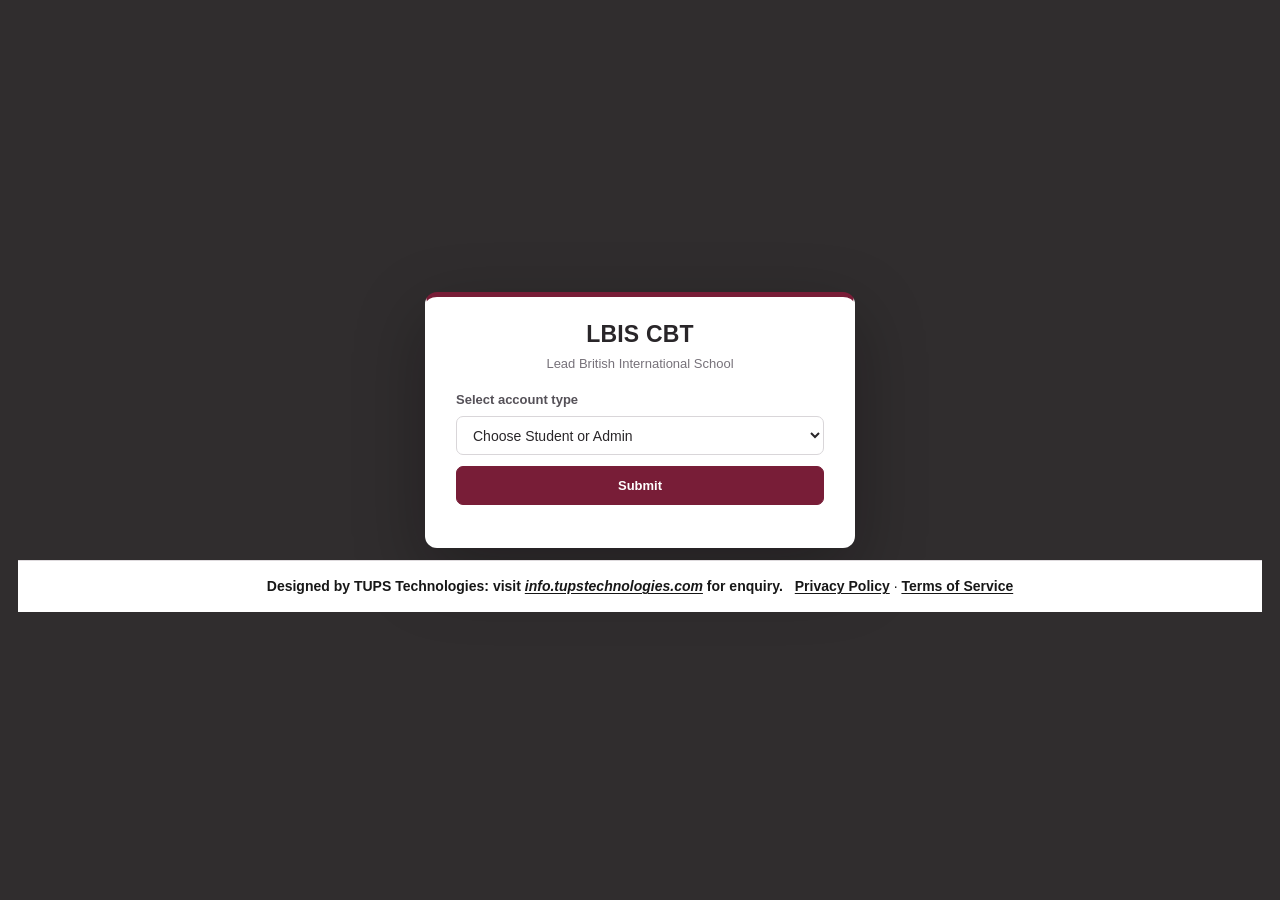
<file: index.html>
<!doctype html>
<html lang="en">
<head>
  <meta charset="utf-8">
  <meta name="viewport" content="width=device-width, initial-scale=1">
  <meta name="theme-color" content="#781d37">
  <meta name="description" content="Lead British International School examination portal.">
  <title>LBIS CBT | Login</title>
  <link rel="stylesheet" href="assets/css/app.css?v=20261125-login-compact1">
  <script src="assets/js/login.js" defer></script>
<style>.tups-footer{display:flex;align-items:center;justify-content:center;flex-wrap:wrap;gap:12px;padding:15px 20px;border-top:1px solid #dedadd;background:#fff;color:#171717;text-align:center;font-size:14px;line-height:1.5}.tups-footer strong,.tups-footer a{color:#171717;font-size:14px;font-weight:800}.tups-footer a{text-decoration:underline;text-underline-offset:2px}.tups-footer em{font-style:italic}</style></head>
<body>
  <div id="unsupported-device" class="device-message" role="alert" hidden>
    <div class="device-message__panel">
      <h1>Device not supported</h1>
      <p>LBIS CBT is designed for laptops, desktop computers and tablets. Please access the examination system using a supported device.</p>
    </div>
  </div>

  <main class="page-shell">
    <section class="login-panel" aria-labelledby="page-title">
      <h1 id="page-title">LBIS CBT</h1>
      <p class="school-name">Lead British International School</p>
      <form id="account-form">
        <label for="account-type">Select account type</label>
        <select id="account-type" name="accountType" required>
          <option value="" selected disabled>Choose Student or Admin</option>
          <option value="student">Student</option>
          <option value="admin">Admin</option>
        </select>
        <button type="submit">Submit</button>
        <p id="form-error" class="form-error" role="alert" aria-live="polite"></p>
      </form>
    </section>
    <footer class="tups-footer"><strong>Designed by TUPS Technologies: visit <a href="https://info.tupstechnologies.com/" target="_blank" rel="noopener noreferrer"><em>info.tupstechnologies.com</em></a> for enquiry.</strong><nav aria-label="Legal information">
        <a href="/privacy-policy/">Privacy Policy</a>
        <span aria-hidden="true"> · </span>
        <a href="/terms-of-service/">Terms of Service</a>
      </nav></footer>
  </main>
</body>
</html>
</file>
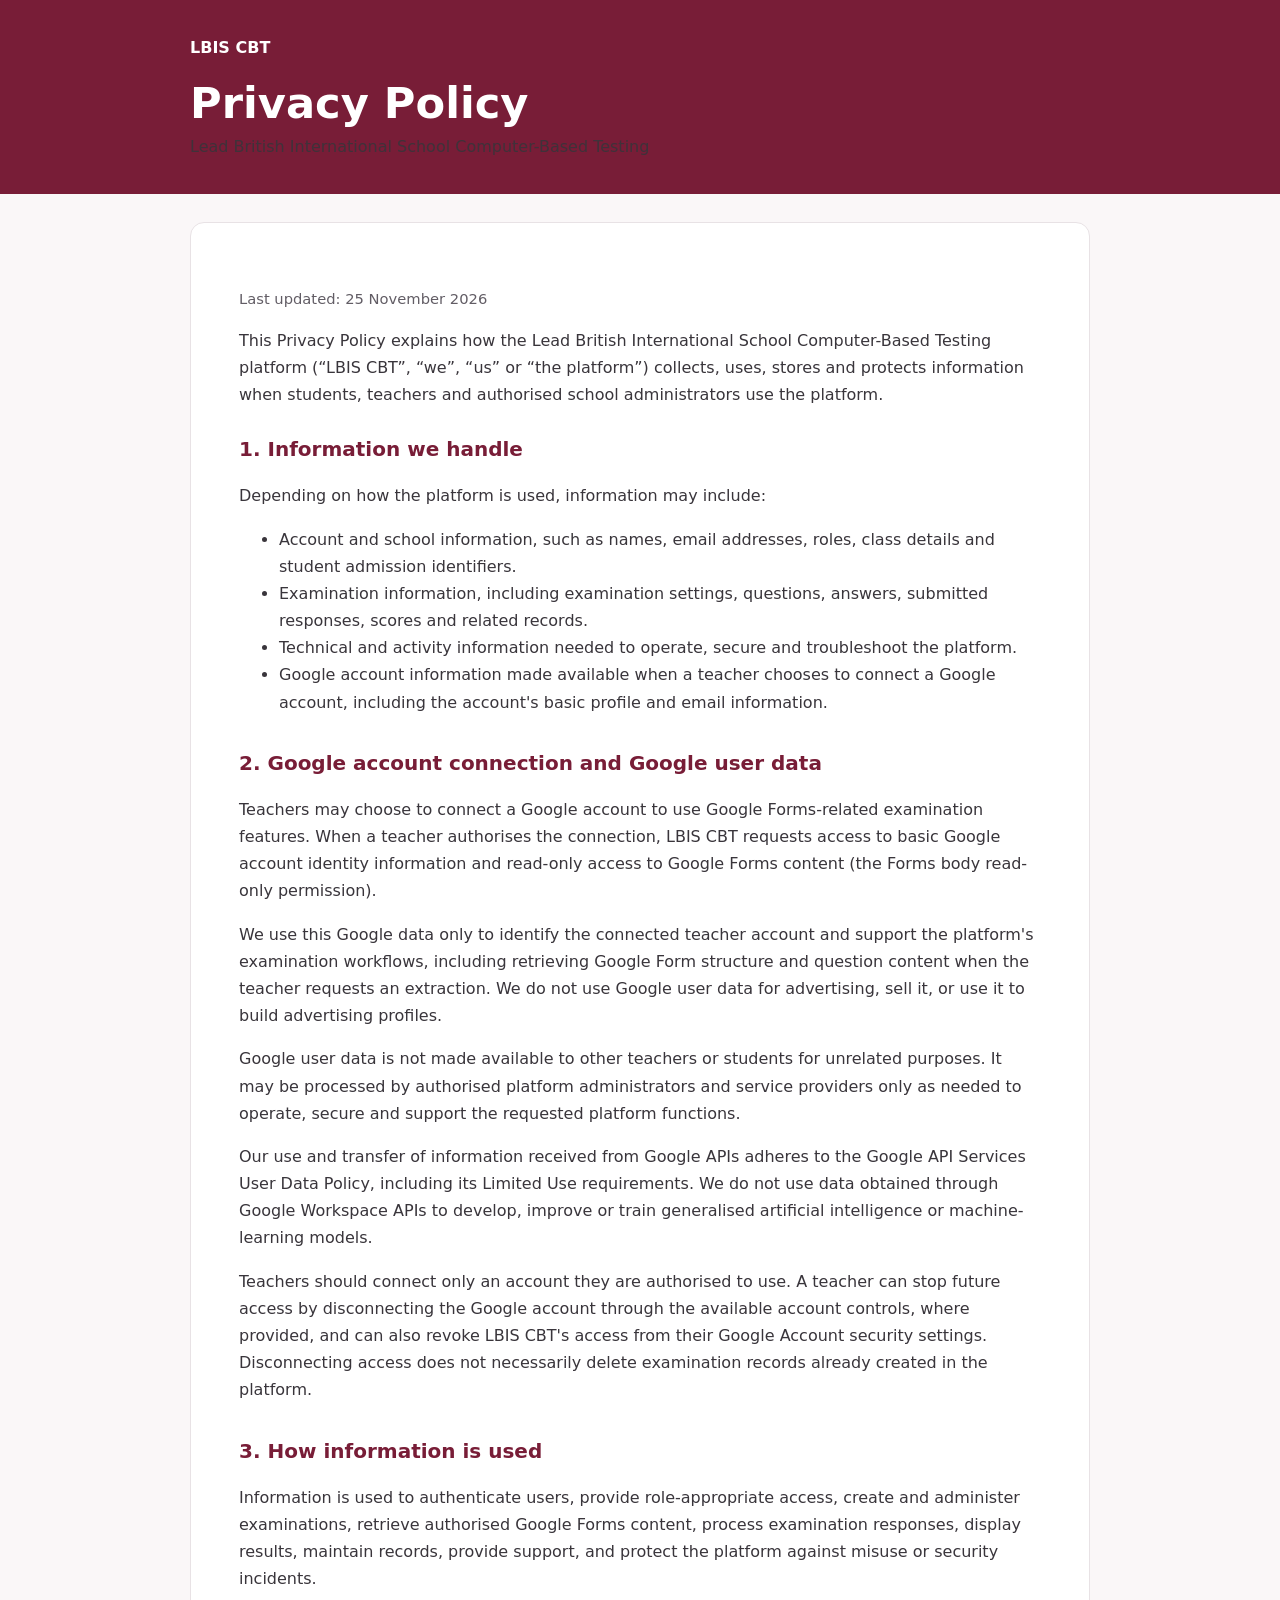
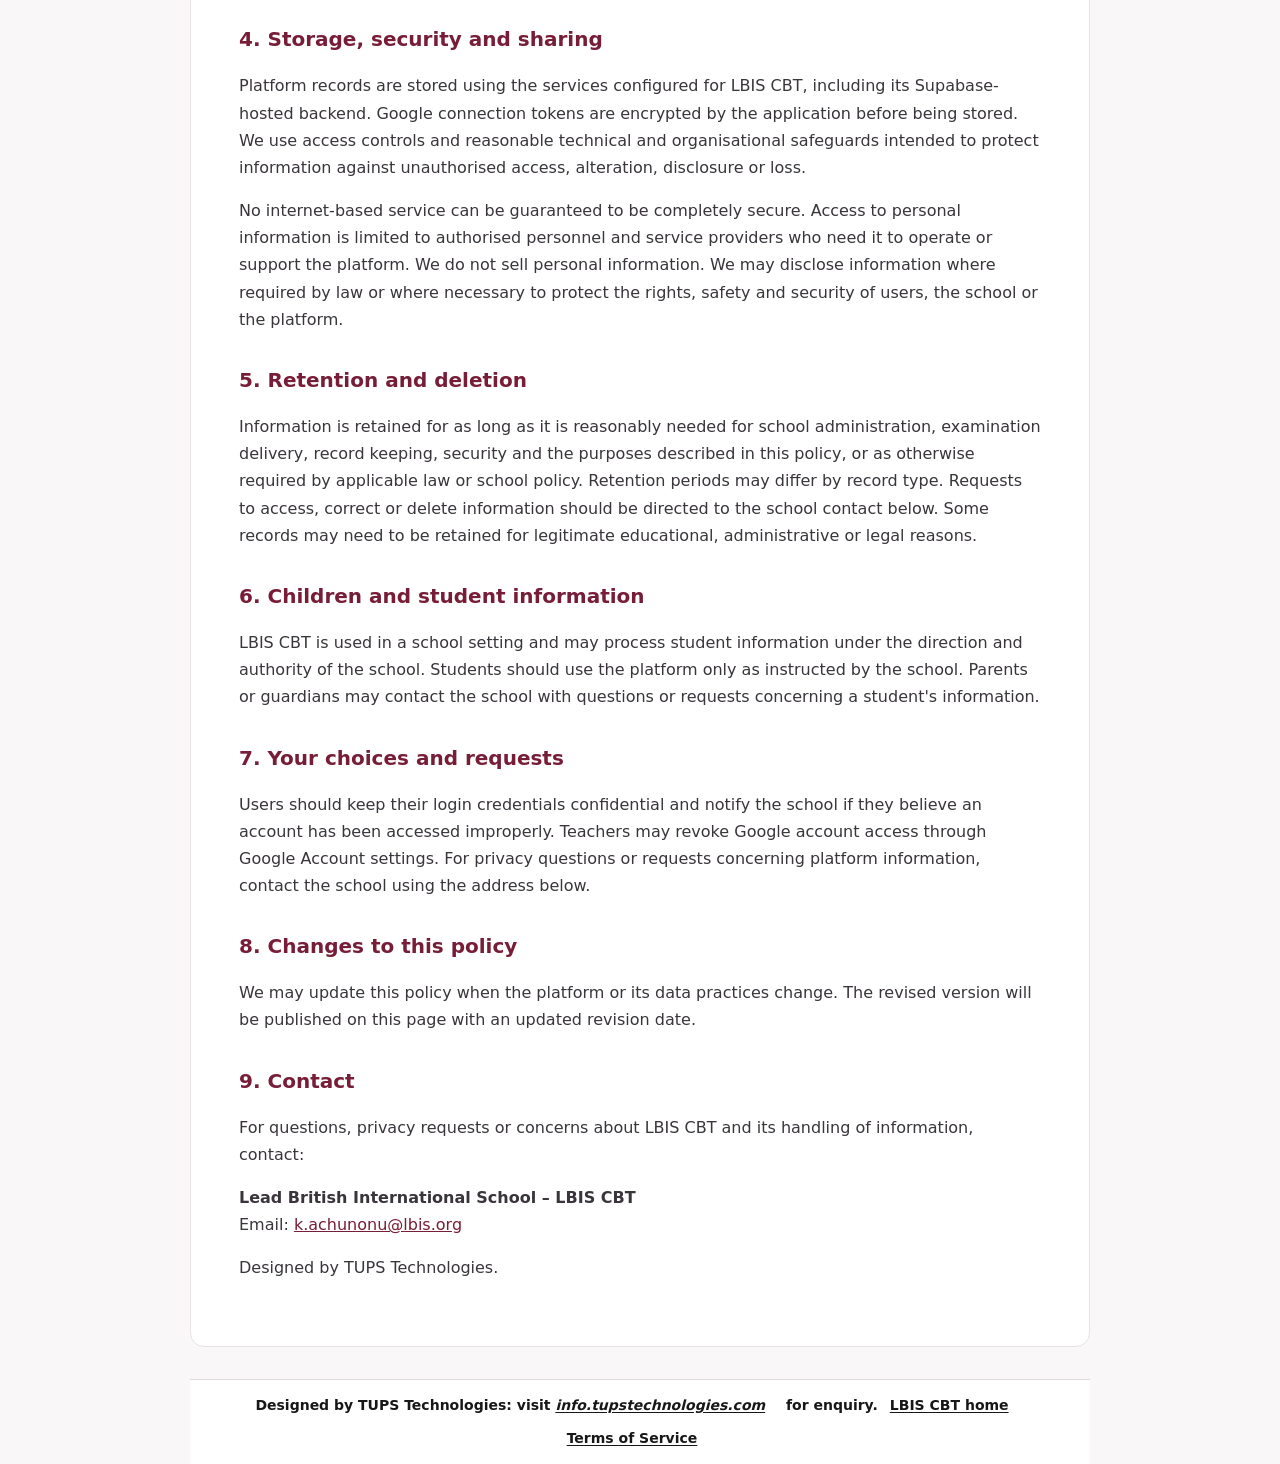
<file: privacy-policy/index.html>
<!doctype html>
<html lang="en">
<head>
  <meta charset="utf-8">
  <meta name="viewport" content="width=device-width, initial-scale=1">
  <meta name="theme-color" content="#781d37">
  <meta name="description" content="Privacy Policy for the Lead British International School Computer-Based Testing platform.">
  <title>Privacy Policy | LBIS CBT</title>
  <style>
    :root{color-scheme:light;--ink:#25232a;--muted:#625d65;--brand:#781d37;--line:#e8e2e5;--paper:#fff;--wash:#faf7f8}
    *{box-sizing:border-box}body{margin:0;background:var(--wash);color:var(--ink);font:16px/1.7 system-ui,-apple-system,Segoe UI,Roboto,Arial,sans-serif}
    header{background:var(--brand);color:#fff;padding:34px 20px}header>div,main,footer{max-width:900px;margin:auto}
    header a{color:#fff;text-decoration:none;font-weight:700}header h1{margin:18px 0 4px;font-size:clamp(2rem,5vw,2.7rem);line-height:1.15}header p{margin:0;opacity:.9}
    main{background:var(--paper);margin:28px auto;padding:clamp(22px,5vw,48px);border:1px solid var(--line);border-radius:14px}
    h2{margin:30px 0 8px;color:var(--brand);font-size:1.25rem}h2:first-of-type{margin-top:24px}
    p,li{color:#39353b}a{color:var(--brand)}.updated{color:var(--muted);font-size:.92rem}
    footer{padding:0 20px 32px;color:var(--muted);font-size:.9rem}footer a{margin-right:16px}
  </style>
<style>.tups-footer{display:flex;align-items:center;justify-content:center;flex-wrap:wrap;gap:12px;margin-top:32px;padding:15px 20px;border-top:1px solid #dedadd;background:#fff;color:#171717;text-align:center;font-size:14px;line-height:1.5}.tups-footer strong,.tups-footer a{color:#171717;font-size:14px;font-weight:800}.tups-footer a{text-decoration:underline;text-underline-offset:2px}.tups-footer em{font-style:italic}</style></head>
<body>
  <header><div><a href="/">LBIS CBT</a><h1>Privacy Policy</h1><p>Lead British International School Computer-Based Testing</p></div></header>
  <main>
    <p class="updated">Last updated: 25 November 2026</p>
    <p>This Privacy Policy explains how the Lead British International School Computer-Based Testing platform (“LBIS CBT”, “we”, “us” or “the platform”) collects, uses, stores and protects information when students, teachers and authorised school administrators use the platform.</p>

    <h2>1. Information we handle</h2>
    <p>Depending on how the platform is used, information may include:</p>
    <ul>
      <li>Account and school information, such as names, email addresses, roles, class details and student admission identifiers.</li>
      <li>Examination information, including examination settings, questions, answers, submitted responses, scores and related records.</li>
      <li>Technical and activity information needed to operate, secure and troubleshoot the platform.</li>
      <li>Google account information made available when a teacher chooses to connect a Google account, including the account's basic profile and email information.</li>
    </ul>

    <h2>2. Google account connection and Google user data</h2>
    <p>Teachers may choose to connect a Google account to use Google Forms-related examination features. When a teacher authorises the connection, LBIS CBT requests access to basic Google account identity information and read-only access to Google Forms content (the Forms body read-only permission).</p>
    <p>We use this Google data only to identify the connected teacher account and support the platform's examination workflows, including retrieving Google Form structure and question content when the teacher requests an extraction. We do not use Google user data for advertising, sell it, or use it to build advertising profiles.</p>
    <p>Google user data is not made available to other teachers or students for unrelated purposes. It may be processed by authorised platform administrators and service providers only as needed to operate, secure and support the requested platform functions.</p>
    <p>Our use and transfer of information received from Google APIs adheres to the Google API Services User Data Policy, including its Limited Use requirements. We do not use data obtained through Google Workspace APIs to develop, improve or train generalised artificial intelligence or machine-learning models.</p>
    <p>Teachers should connect only an account they are authorised to use. A teacher can stop future access by disconnecting the Google account through the available account controls, where provided, and can also revoke LBIS CBT's access from their Google Account security settings. Disconnecting access does not necessarily delete examination records already created in the platform.</p>

    <h2>3. How information is used</h2>
    <p>Information is used to authenticate users, provide role-appropriate access, create and administer examinations, retrieve authorised Google Forms content, process examination responses, display results, maintain records, provide support, and protect the platform against misuse or security incidents.</p>

    <h2>4. Storage, security and sharing</h2>
    <p>Platform records are stored using the services configured for LBIS CBT, including its Supabase-hosted backend. Google connection tokens are encrypted by the application before being stored. We use access controls and reasonable technical and organisational safeguards intended to protect information against unauthorised access, alteration, disclosure or loss.</p>
    <p>No internet-based service can be guaranteed to be completely secure. Access to personal information is limited to authorised personnel and service providers who need it to operate or support the platform. We do not sell personal information. We may disclose information where required by law or where necessary to protect the rights, safety and security of users, the school or the platform.</p>

    <h2>5. Retention and deletion</h2>
    <p>Information is retained for as long as it is reasonably needed for school administration, examination delivery, record keeping, security and the purposes described in this policy, or as otherwise required by applicable law or school policy. Retention periods may differ by record type. Requests to access, correct or delete information should be directed to the school contact below. Some records may need to be retained for legitimate educational, administrative or legal reasons.</p>

    <h2>6. Children and student information</h2>
    <p>LBIS CBT is used in a school setting and may process student information under the direction and authority of the school. Students should use the platform only as instructed by the school. Parents or guardians may contact the school with questions or requests concerning a student's information.</p>

    <h2>7. Your choices and requests</h2>
    <p>Users should keep their login credentials confidential and notify the school if they believe an account has been accessed improperly. Teachers may revoke Google account access through Google Account settings. For privacy questions or requests concerning platform information, contact the school using the address below.</p>

    <h2>8. Changes to this policy</h2>
    <p>We may update this policy when the platform or its data practices change. The revised version will be published on this page with an updated revision date.</p>

    <h2>9. Contact</h2>
    <p>For questions, privacy requests or concerns about LBIS CBT and its handling of information, contact:</p>
    <p><strong>Lead British International School – LBIS CBT</strong><br>Email: <a href="mailto:k.achunonu@lbis.org">k.achunonu@lbis.org</a></p>
    <p>Designed by TUPS Technologies.</p>
  </main>
  <footer class="tups-footer"><strong>Designed by TUPS Technologies: visit <a href="https://info.tupstechnologies.com/" target="_blank" rel="noopener noreferrer"><em>info.tupstechnologies.com</em></a> for enquiry.</strong><a href="/">LBIS CBT home</a><a href="/terms-of-service/">Terms of Service</a></footer>
</body>
</html>
</file>
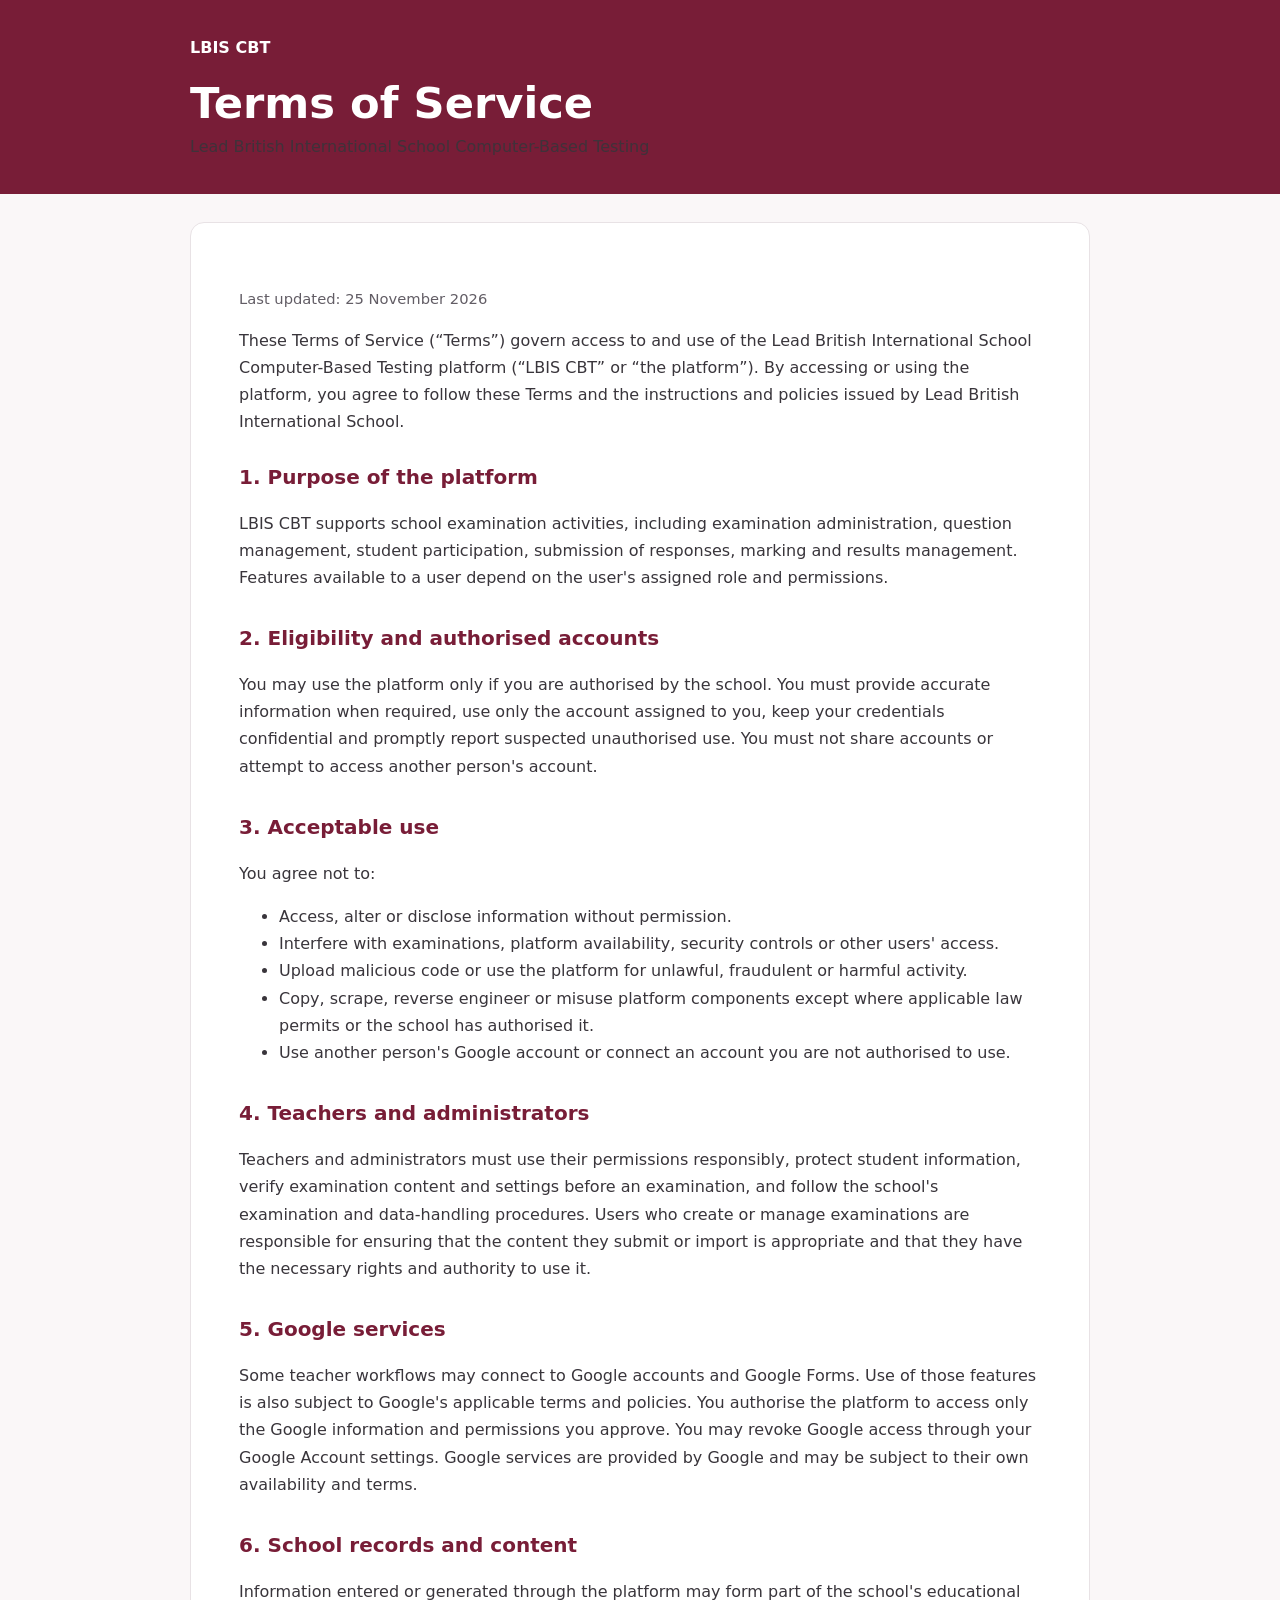
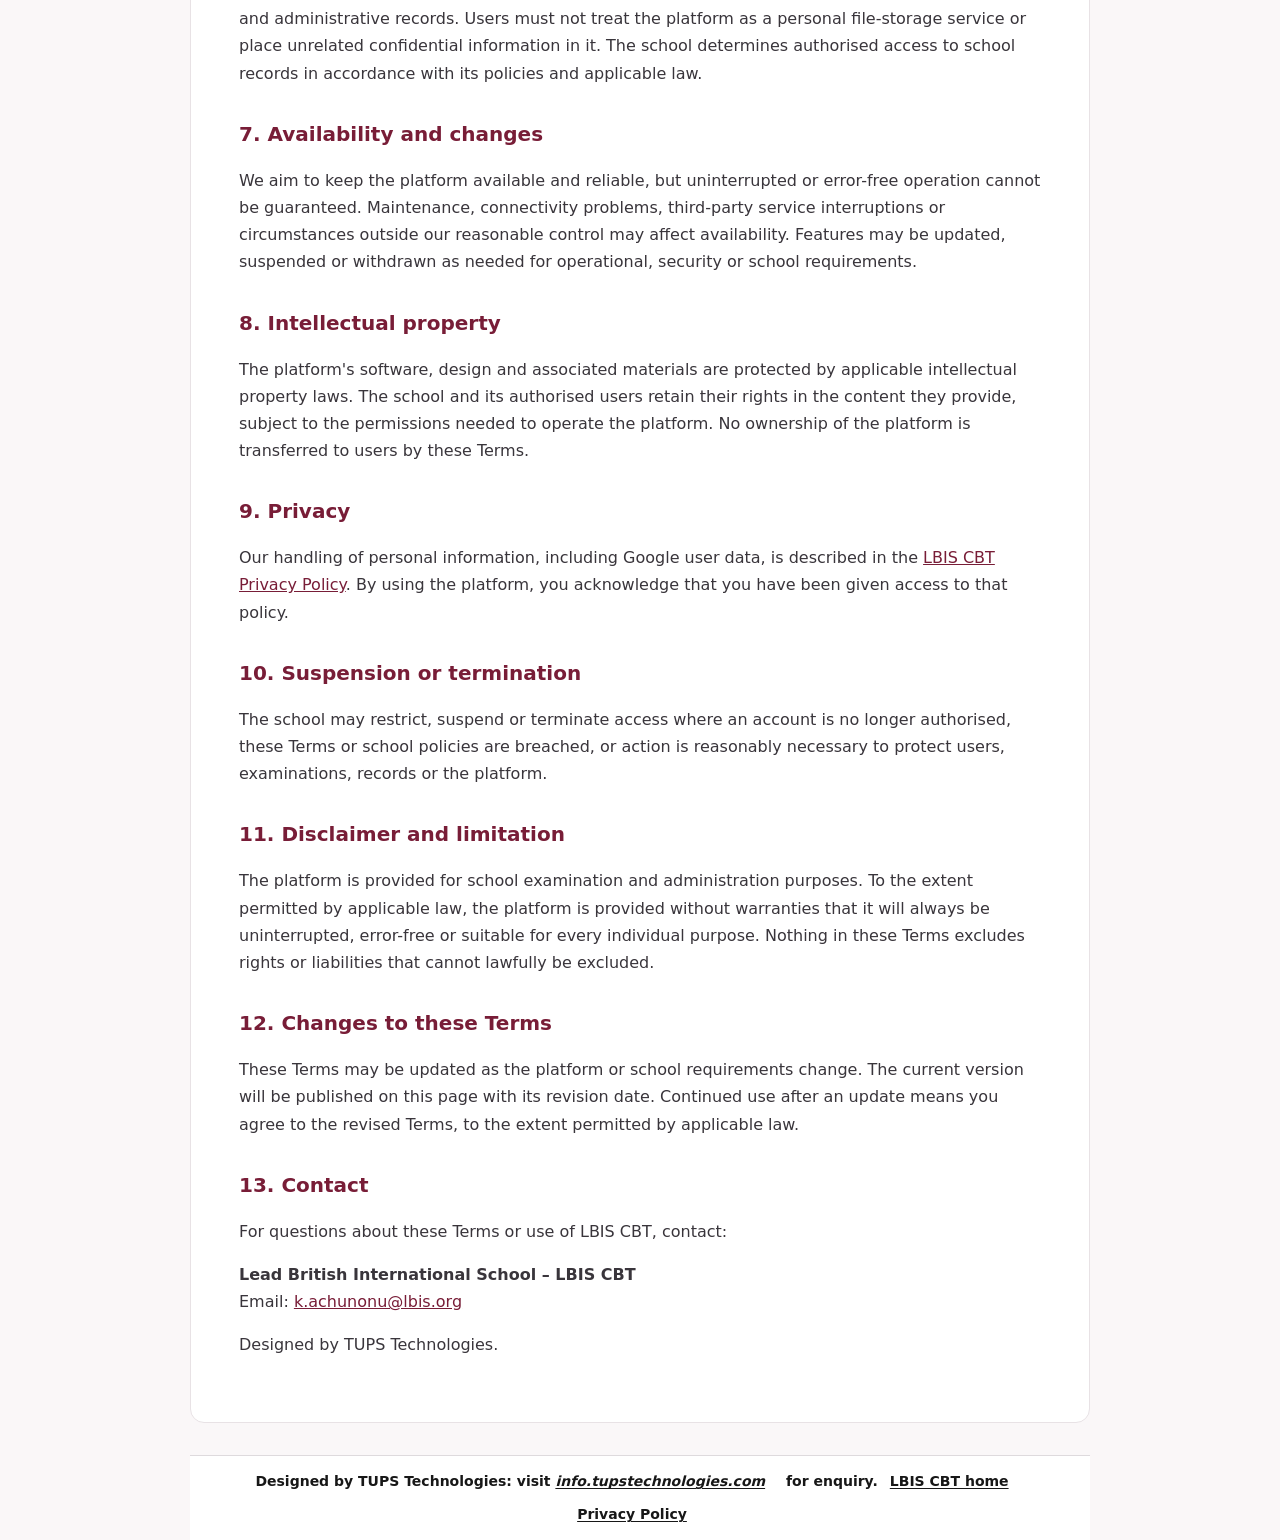
<file: terms-of-service/index.html>
<!doctype html>
<html lang="en">
<head>
  <meta charset="utf-8">
  <meta name="viewport" content="width=device-width, initial-scale=1">
  <meta name="theme-color" content="#781d37">
  <meta name="description" content="Terms of Service for the Lead British International School Computer-Based Testing platform.">
  <title>Terms of Service | LBIS CBT</title>
  <style>
    :root{color-scheme:light;--ink:#25232a;--muted:#625d65;--brand:#781d37;--line:#e8e2e5;--paper:#fff;--wash:#faf7f8}
    *{box-sizing:border-box}body{margin:0;background:var(--wash);color:var(--ink);font:16px/1.7 system-ui,-apple-system,Segoe UI,Roboto,Arial,sans-serif}
    header{background:var(--brand);color:#fff;padding:34px 20px}header>div,main,footer{max-width:900px;margin:auto}
    header a{color:#fff;text-decoration:none;font-weight:700}header h1{margin:18px 0 4px;font-size:clamp(2rem,5vw,2.7rem);line-height:1.15}header p{margin:0;opacity:.9}
    main{background:var(--paper);margin:28px auto;padding:clamp(22px,5vw,48px);border:1px solid var(--line);border-radius:14px}
    h2{margin:30px 0 8px;color:var(--brand);font-size:1.25rem}h2:first-of-type{margin-top:24px}
    p,li{color:#39353b}a{color:var(--brand)}.updated{color:var(--muted);font-size:.92rem}
    footer{padding:0 20px 32px;color:var(--muted);font-size:.9rem}footer a{margin-right:16px}
  </style>
<style>.tups-footer{display:flex;align-items:center;justify-content:center;flex-wrap:wrap;gap:12px;margin-top:32px;padding:15px 20px;border-top:1px solid #dedadd;background:#fff;color:#171717;text-align:center;font-size:14px;line-height:1.5}.tups-footer strong,.tups-footer a{color:#171717;font-size:14px;font-weight:800}.tups-footer a{text-decoration:underline;text-underline-offset:2px}.tups-footer em{font-style:italic}</style></head>
<body>
  <header><div><a href="/">LBIS CBT</a><h1>Terms of Service</h1><p>Lead British International School Computer-Based Testing</p></div></header>
  <main>
    <p class="updated">Last updated: 25 November 2026</p>
    <p>These Terms of Service (“Terms”) govern access to and use of the Lead British International School Computer-Based Testing platform (“LBIS CBT” or “the platform”). By accessing or using the platform, you agree to follow these Terms and the instructions and policies issued by Lead British International School.</p>

    <h2>1. Purpose of the platform</h2>
    <p>LBIS CBT supports school examination activities, including examination administration, question management, student participation, submission of responses, marking and results management. Features available to a user depend on the user's assigned role and permissions.</p>

    <h2>2. Eligibility and authorised accounts</h2>
    <p>You may use the platform only if you are authorised by the school. You must provide accurate information when required, use only the account assigned to you, keep your credentials confidential and promptly report suspected unauthorised use. You must not share accounts or attempt to access another person's account.</p>

    <h2>3. Acceptable use</h2>
    <p>You agree not to:</p>
    <ul>
      <li>Access, alter or disclose information without permission.</li>
      <li>Interfere with examinations, platform availability, security controls or other users' access.</li>
      <li>Upload malicious code or use the platform for unlawful, fraudulent or harmful activity.</li>
      <li>Copy, scrape, reverse engineer or misuse platform components except where applicable law permits or the school has authorised it.</li>
      <li>Use another person's Google account or connect an account you are not authorised to use.</li>
    </ul>

    <h2>4. Teachers and administrators</h2>
    <p>Teachers and administrators must use their permissions responsibly, protect student information, verify examination content and settings before an examination, and follow the school's examination and data-handling procedures. Users who create or manage examinations are responsible for ensuring that the content they submit or import is appropriate and that they have the necessary rights and authority to use it.</p>

    <h2>5. Google services</h2>
    <p>Some teacher workflows may connect to Google accounts and Google Forms. Use of those features is also subject to Google's applicable terms and policies. You authorise the platform to access only the Google information and permissions you approve. You may revoke Google access through your Google Account settings. Google services are provided by Google and may be subject to their own availability and terms.</p>

    <h2>6. School records and content</h2>
    <p>Information entered or generated through the platform may form part of the school's educational and administrative records. Users must not treat the platform as a personal file-storage service or place unrelated confidential information in it. The school determines authorised access to school records in accordance with its policies and applicable law.</p>

    <h2>7. Availability and changes</h2>
    <p>We aim to keep the platform available and reliable, but uninterrupted or error-free operation cannot be guaranteed. Maintenance, connectivity problems, third-party service interruptions or circumstances outside our reasonable control may affect availability. Features may be updated, suspended or withdrawn as needed for operational, security or school requirements.</p>

    <h2>8. Intellectual property</h2>
    <p>The platform's software, design and associated materials are protected by applicable intellectual property laws. The school and its authorised users retain their rights in the content they provide, subject to the permissions needed to operate the platform. No ownership of the platform is transferred to users by these Terms.</p>

    <h2>9. Privacy</h2>
    <p>Our handling of personal information, including Google user data, is described in the <a href="/privacy-policy/">LBIS CBT Privacy Policy</a>. By using the platform, you acknowledge that you have been given access to that policy.</p>

    <h2>10. Suspension or termination</h2>
    <p>The school may restrict, suspend or terminate access where an account is no longer authorised, these Terms or school policies are breached, or action is reasonably necessary to protect users, examinations, records or the platform.</p>

    <h2>11. Disclaimer and limitation</h2>
    <p>The platform is provided for school examination and administration purposes. To the extent permitted by applicable law, the platform is provided without warranties that it will always be uninterrupted, error-free or suitable for every individual purpose. Nothing in these Terms excludes rights or liabilities that cannot lawfully be excluded.</p>

    <h2>12. Changes to these Terms</h2>
    <p>These Terms may be updated as the platform or school requirements change. The current version will be published on this page with its revision date. Continued use after an update means you agree to the revised Terms, to the extent permitted by applicable law.</p>

    <h2>13. Contact</h2>
    <p>For questions about these Terms or use of LBIS CBT, contact:</p>
    <p><strong>Lead British International School – LBIS CBT</strong><br>Email: <a href="mailto:k.achunonu@lbis.org">k.achunonu@lbis.org</a></p>
    <p>Designed by TUPS Technologies.</p>
  </main>
  <footer class="tups-footer"><strong>Designed by TUPS Technologies: visit <a href="https://info.tupstechnologies.com/" target="_blank" rel="noopener noreferrer"><em>info.tupstechnologies.com</em></a> for enquiry.</strong><a href="/">LBIS CBT home</a><a href="/privacy-policy/">Privacy Policy</a></footer>
</body>
</html>
</file>
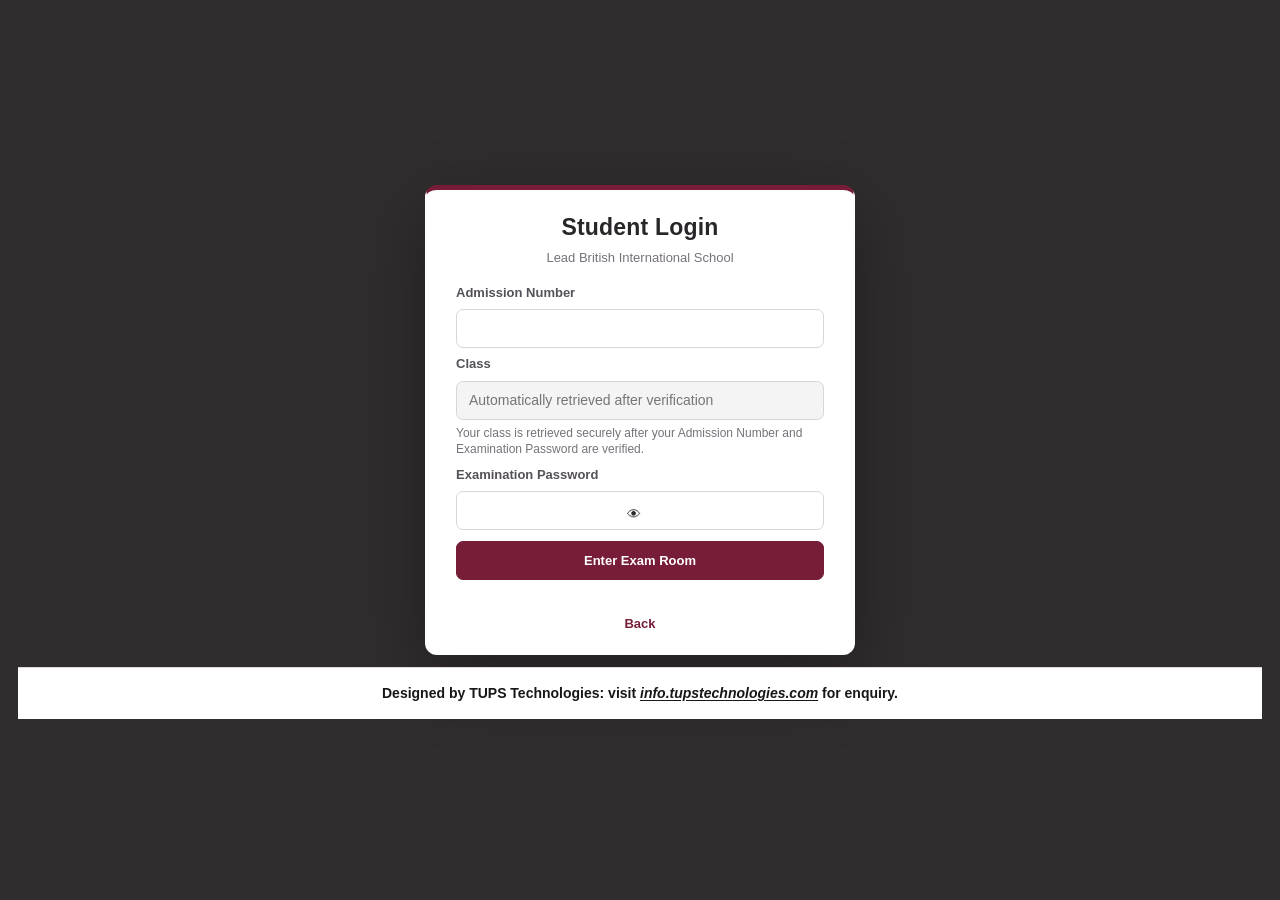
<file: examination-room.html>
<!doctype html>
<html lang="en">
<head>
  <meta charset="utf-8">
  <meta name="viewport" content="width=device-width, initial-scale=1">
  <meta name="theme-color" content="#781d37">
  <meta name="description" content="LBIS CBT Examination Room">
  <title>LBIS CBT | Examination Room</title>
  <link rel="stylesheet" href="assets/css/app.css?v=20261127-footer1">
  <link rel="stylesheet" href="assets/css/examination-room.css?v=20261127-footer1">
  <script src="assets/js/examination-room.js?v=20261126-mcqtheory3" defer></script>
</head>
<body class="exam-room-page">
  <header class="exam-topbar">
    <a class="exam-brand" href="student-dashboard.html" aria-label="LBIS CBT">
      <span class="exam-brand-mark">LBIS</span>
      <span><strong>LBIS CBT</strong><small>Examination Room</small></span>
    </a>
    <div class="exam-top-actions">
      <div class="exam-timer-wrap" aria-live="off">
        <span class="timer-caption">TIME REMAINING</span>
        <strong id="exam-timer">--:--</strong>
      </div>
      <button id="exam-exit" class="exam-exit" type="button">Exit Room</button>
    </div>
  </header>

  <main class="exam-main">
    <section id="exam-loading" class="exam-panel exam-loading" role="status">
      <div class="loading-mark">LBIS</div>
      <h1>Preparing your examination</h1>
      <p>Please wait while your secure examination session loads.</p>
    </section>

    <section id="exam-error" class="exam-panel exam-state-panel" hidden>
      <div class="state-icon">!</div>
      <h1 id="exam-error-title">Unable to open examination</h1>
      <p id="exam-error-message">Please return to your dashboard and try again.</p>
      <button id="exam-error-dashboard" type="button">Return to Dashboard</button>
    </section>

    <section id="exam-workspace" hidden>
      <div class="exam-heading">
        <div>
          <p class="eyebrow">LIVE EXAMINATION</p>
          <h1 id="exam-title">Examination</h1>
          <p id="exam-subject" class="exam-subject-line"></p>
        </div>
        <div class="exam-progress-card">
          <span>YOUR PROGRESS</span>
          <strong id="answered-count">0 / 0 answered</strong>
          <div class="progress-track"><span id="progress-fill"></span></div>
        </div>
      </div>

      <section class="candidate-identity-card" aria-label="Candidate information">
        <div class="candidate-identity-heading"><span class="candidate-identity-icon" aria-hidden="true">ID</span><div><h2>Candidate Information</h2><p>Verified details from your school student record</p></div></div>
        <div class="candidate-identity-fields">
          <div class="candidate-identity-field"><span>Candidate Name</span><strong id="candidate-full-name">Loading…</strong></div>
          <div class="candidate-identity-field"><span>Admission Number</span><strong id="candidate-admission-number">Loading…</strong></div>
        </div>
      </section>

      <div class="exam-layout">
        <section class="question-panel" aria-label="Examination question">
          <div class="question-topline">
            <span id="question-number">QUESTION 1</span>
            <span id="question-marks">2 marks</span>
          </div>
          <h2 id="question-text">Loading question…</h2>
          <p id="question-instruction" class="question-instruction">Select one answer.</p>
          <div id="options-list" class="options-list"></div>
          <div class="question-feedback" id="save-status" role="status" aria-live="polite">Your answers are saved automatically.</div>
          <div class="question-actions">
            <button id="previous-question" class="button-secondary" type="button">Previous</button>
            <button id="next-question" type="button">Next Question</button>
          </div>
        </section>

        <aside class="navigator-panel" aria-label="Question navigator">
          <div class="navigator-heading">
            <h2>Question Navigator</h2>
            <span id="navigator-total"></span>
          </div>
          <p class="navigator-help">Select a number to move to that question.</p>
          <div id="question-navigator" class="question-navigator"></div>
          <div class="navigator-legend">
            <span><i class="legend-dot answered"></i> Answered</span>
            <span><i class="legend-dot current"></i> Current</span>
            <span><i class="legend-dot unanswered"></i> Not answered</span>
          </div>
        </aside>
      </div>
      <section id="theory-stage" class="theory-stage" hidden aria-label="Theory questions">
        <div class="theory-stage-heading">
          <p class="eyebrow">SECOND PART OF EXAMINATION</p>
          <h2 id="theory-heading">THEORY QUESTIONS</h2>
          <p>All objective questions have been completed. The theory questions below are to be answered on your examination paper. There is no Next button because all theory questions are displayed together.</p>
        </div>
        <div id="theory-question-list" class="theory-question-list"></div>
        <div class="theory-submit-row">
          <p>When you have finished writing all your theory answers on paper, submit your examination.</p>
          <button id="submit-exam" class="submit-exam-button" type="button">Submit Examination</button>
        </div>
      </section>
      <p class="exam-security-note">Your answers are saved automatically. Do not close this page until you have submitted your examination.</p>
    </section>

    <section id="exam-result" class="exam-panel exam-result" hidden>
      <div class="result-mark">✓</div>
      <p class="eyebrow">EXAMINATION COMPLETED</p>
      <h1 id="result-heading">Your examination has been submitted</h1>
      <p id="result-message">Your responses have been recorded successfully.</p>
      <div class="result-summary">
        <div><span>Questions answered</span><strong id="result-answered">—</strong></div>
        <div><span>Examination status</span><strong id="result-status">Submitted</strong></div>
      </div>
      <p class="result-score-note">Your examination has been recorded. Please follow your school's instructions for receiving results.</p>
      <button id="result-dashboard" type="button">Return to Student Dashboard</button>
    </section>
  </main>

  <footer class="exam-footer tups-footer"><strong>Designed by TUPS Technologies: visit <a href="https://info.tupstechnologies.com/" target="_blank" rel="noopener noreferrer"><em>info.tupstechnologies.com</em></a> for enquiry.</strong></footer>

  <div id="submit-dialog" class="submit-dialog" hidden>
    <div class="submit-dialog-card" role="dialog" aria-modal="true" aria-labelledby="submit-dialog-title">
      <h2 id="submit-dialog-title">Submit your examination?</h2>
      <p id="submit-dialog-message">Once submitted, you cannot change your answers.</p>
      <div class="dialog-actions">
        <button id="cancel-submit" class="button-secondary" type="button">Continue Examination</button>
        <button id="confirm-submit" type="button">Yes, Submit</button>
      </div>
    </div>
  </div>
</body>
</html>
</file>
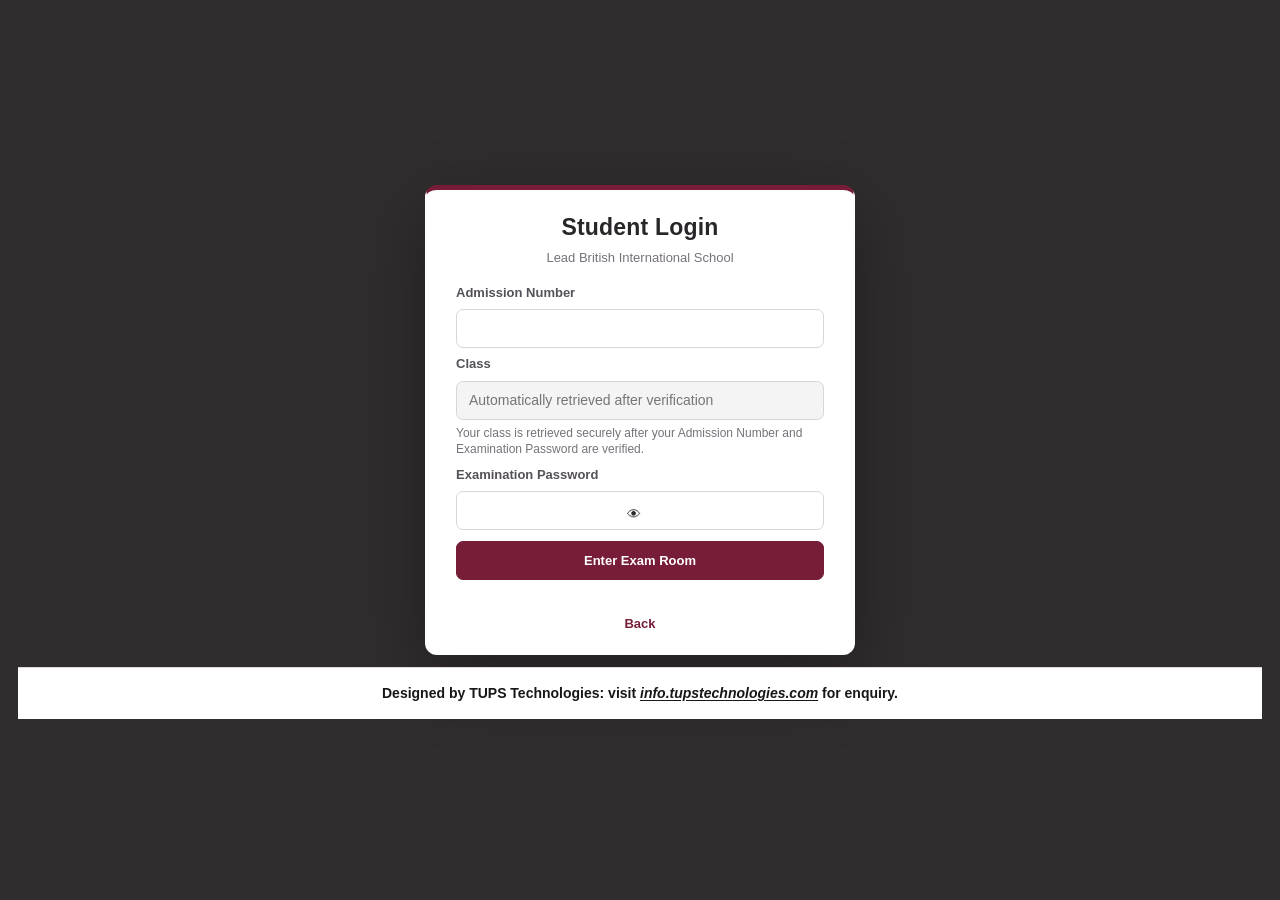
<file: student-dashboard.html>
<!doctype html>
<html lang="en">
<head>
  <meta charset="utf-8">
  <meta name="viewport" content="width=device-width, initial-scale=1">
  <meta http-equiv="Cache-Control" content="no-store, no-cache, must-revalidate">
  <meta name="theme-color" content="#781d37">
  <meta name="description" content="LBIS CBT Student Dashboard">
  <title>LBIS CBT | Student Dashboard</title>
  <link rel="stylesheet" href="assets/css/app.css?v=20261127-footer1">
  <link rel="stylesheet" href="assets/css/student-dashboard.css?v=20261126-answer-review2">
  <script src="assets/js/student-dashboard.js?v=20261126-answer-review3" defer></script>
</head>
<body class="student-dashboard-page">
  <header class="student-topbar">
    <a class="student-brand" href="student-dashboard.html" aria-label="LBIS CBT Student Dashboard">
      <span class="student-brand-mark">LBIS</span>
      <span><strong>LBIS CBT</strong><small>Student Portal</small></span>
    </a>
    <button id="student-logout" class="student-logout" type="button">Sign Out</button>
  </header>

  <main class="student-dashboard-main">
    <section class="student-welcome">
      <div>
        <p class="eyebrow">STUDENT DASHBOARD</p>
        <h1>Welcome, <span id="student-name">Student</span></h1>
        <p class="welcome-subtitle">Your examinations and examination activities are shown below.</p>
      </div>
      <div class="student-class-card">
        <span>REGISTERED CLASS</span>
        <strong id="student-class">Loading…</strong>
      </div>
    </section>

    <section class="dashboard-summary" aria-label="Student information">
      <article class="summary-card">
        <span class="summary-label">Admission Number</span>
        <strong id="student-admission">—</strong>
      </article>
      <article class="summary-card">
        <span class="summary-label">Examinations</span>
        <strong id="exam-total">—</strong>
      </article>
      <article class="summary-card">
        <span class="summary-label">Available Now</span>
        <strong id="exam-available">—</strong>
      </article>
    </section>

    <section class="examinations-section">
      <div class="section-heading">
        <div>
          <p class="eyebrow">YOUR CLASS</p>
          <h2>My Examinations</h2>
        </div>
        <div class="student-section-actions"><button id="student-results-button" class="refresh-button" type="button">View Results</button><button id="refresh-examinations" class="refresh-button" type="button">Refresh</button></div>
      </div>
      <div id="dashboard-message" class="dashboard-message" role="status" aria-live="polite">Loading your examinations…</div>
      <div id="examination-list" class="examination-list" aria-live="polite"></div>
    </section>
    <section class="student-results-section" id="student-results-section" hidden><div class="section-heading"><div><p class="eyebrow">PUBLISHED RESULTS</p><h2>My Results</h2><p class="results-intro">Only results officially released by the school are displayed here.</p></div><button id="student-results-refresh" class="refresh-button" type="button">Refresh Results</button></div><div id="student-results-message" class="dashboard-message">Results are locked until the school releases them.</div><div id="student-results-list" class="student-results-list"></div></section>
  </main>

  <footer class="tups-footer"><strong>Designed by TUPS Technologies: visit <a href="https://info.tupstechnologies.com/" target="_blank" rel="noopener noreferrer"><em>info.tupstechnologies.com</em></a> for enquiry.</strong></footer>
</body>
</html>
</file>
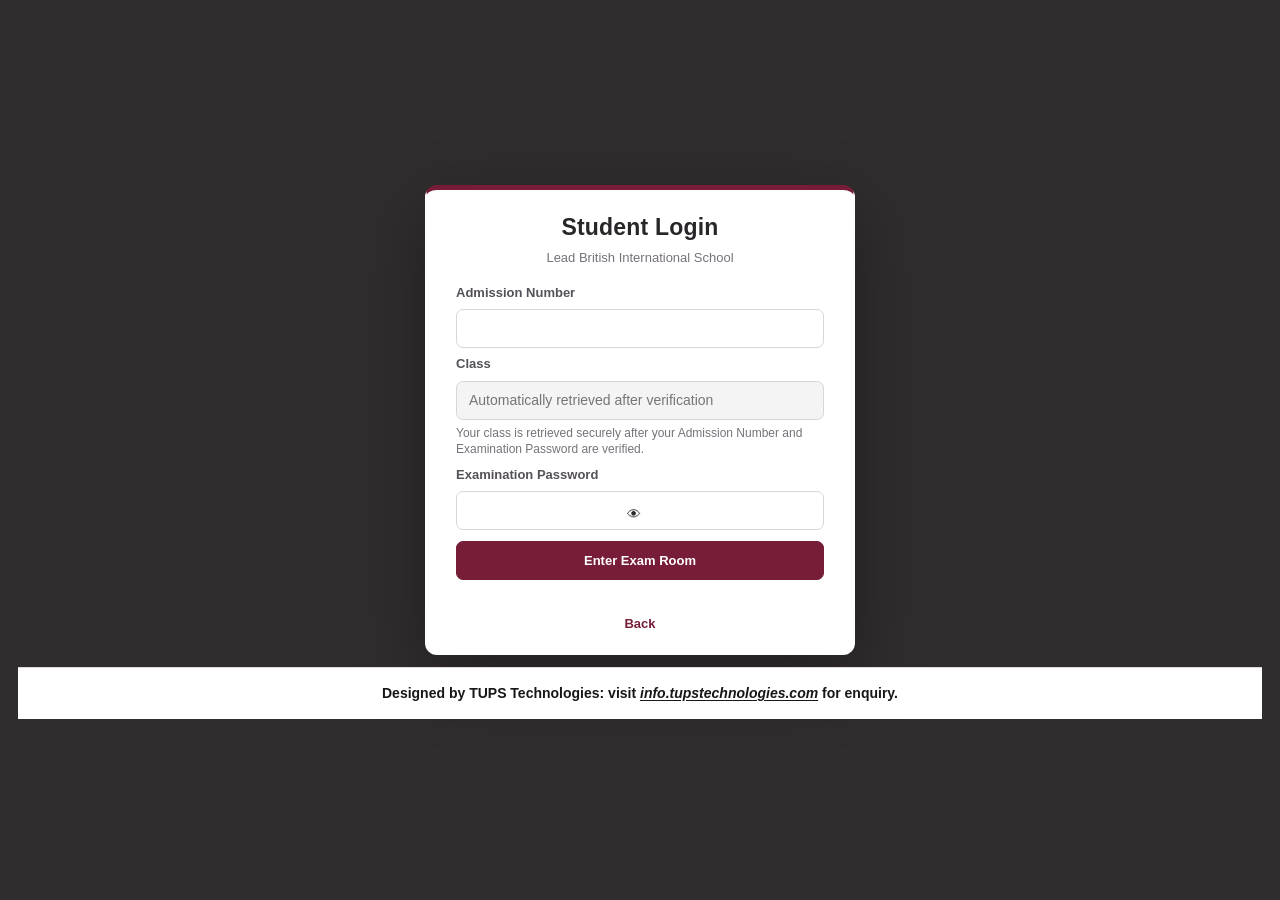
<file: student-login.html>
<!doctype html>
<html lang="en">
<head>
  <meta charset="utf-8">
  <meta name="viewport" content="width=device-width, initial-scale=1">
  <meta http-equiv="Cache-Control" content="no-store, no-cache, must-revalidate">
  <meta name="theme-color" content="#781d37">
  <title>LBIS CBT | Student Login</title>
  <link rel="stylesheet" href="assets/css/app.css?v=20261127-footer1">
  <style>
    /* Student login is laptop/desktop/tablet only. Never let legacy phone-warning
       styles hide this page or display an obsolete warning overlay. */
    html, body { min-height: 100% !important; }
    body { display: block !important; }
    .page-shell { display: flex !important; visibility: visible !important; }
    .device-message, #unsupported-device { display: none !important; visibility: hidden !important; }
  </style>
  <script src="assets/js/student-login.js?v=20261126-session3" defer></script>
</head>
<body>
  <main class="page-shell">
    <section class="login-panel" aria-labelledby="page-title">
      <h1 id="page-title">Student Login</h1>
      <p class="school-name">Lead British International School</p>
      <form id="student-login-form" novalidate>
        <label for="admission-number">Admission Number</label>
        <input id="admission-number" name="admissionNumber" type="text" autocomplete="username" maxlength="60" required>
        <label for="student-class">Class</label>
        <input id="student-class" name="className" type="text" placeholder="Automatically retrieved after verification" readonly aria-describedby="class-help">
        <p id="class-help" class="field-help">Your class is retrieved securely after your Admission Number and Examination Password are verified.</p>
        <label for="exam-password">Examination Password</label>
        <input id="exam-password" name="examPassword" type="password" autocomplete="current-password" maxlength="128" required>
        <button type="submit">Enter Exam Room</button>
        <p id="student-login-message" class="form-message" role="status" aria-live="polite"></p>
      </form>
      <a class="back-link" href="index.html">Back</a>
    </section>
    <footer class="tups-footer"><strong>Designed by TUPS Technologies: visit <a href="https://info.tupstechnologies.com/" target="_blank" rel="noopener noreferrer"><em>info.tupstechnologies.com</em></a> for enquiry.</strong></footer>
  </main>
<script src="assets/js/password-toggle.js?v=20261127-toggle1" defer></script>
</body>
</html>
</file>
<file: assets/css/app.css>
:root {
  color-scheme: light;
  font-family: Arial, Helvetica, sans-serif;
  color: #292629;
  background: #f5f5f6;
  font-synthesis: none;
}
* { box-sizing: border-box; }
[hidden] { display: none !important; }
html, body { min-height: 100%; margin: 0; }
body { min-height: 100vh; }
.page-shell {
  min-height: 100vh;
  display: flex;
  flex-direction: column;
  align-items: center;
  justify-content: center;
  padding: 32px 24px 18px;
}
.login-panel {
  width: min(100%, 440px);
  padding: 42px 40px 38px;
  background: #fff;
  border: 1px solid #e2e8ed;
  border-radius: 12px;
  box-shadow: 0 12px 36px rgba(20, 44, 62, .08);
}
.school-mark {
  width: 58px;
  height: 58px;
  display: grid;
  place-items: center;
  margin: 0 auto 18px;
  border-radius: 50%;
  background: #701b32;
  color: #fff;
  font-size: 17px;
  font-weight: 700;
  letter-spacing: .5px;
}
h1 { margin: 0; text-align: center; font-size: 27px; letter-spacing: .2px; }
.school-name { margin: 9px 0 32px; color: #687987; text-align: center; font-size: 14px; }
form { display: grid; gap: 12px; }
label { font-size: 14px; font-weight: 600; }
select, input, button {
  width: 100%;
  min-height: 48px;
  border-radius: 6px;
  font: inherit;
}
select, input {
  padding: 0 13px;
  color: #263b4b;
  background: #fff;
  border: 1px solid #cbd5dc;
}
input[readonly] { background: #f3f6f8; color: #596b78; }
select:focus, input:focus, button:focus-visible { outline: 3px solid rgba(112, 27, 50, .22); outline-offset: 2px; }
button {
  margin-top: 8px;
  padding: 0 16px;
  border: 0;
  background: #781d37;
  color: #fff;
  font-weight: 700;
  cursor: pointer;
}
button:hover { background: #581326; }
button.button-secondary { margin-top: 0; border: 1px solid #cbd5dc; background: #fff; color: #254052; }
button.button-secondary:hover { background: #f3f6f8; }
.form-error, .form-message { min-height: 18px; margin: 0; color: #b42318; font-size: 13px; line-height: 1.45; }
.field-help { margin: -6px 0 2px; color: #73818c; font-size: 12px; line-height: 1.4; }
.role-summary { margin: 0; color: #526574; font-size: 14px; }
.back-link { display: block; margin-top: 20px; color: #701b32; text-align: center; font-size: 13px; text-decoration: none; }
.back-link:hover { text-decoration: underline; }
footer { margin-top: 24px; color: #73818c; font-size: 12px; text-align: center; }
.device-message {
  display: none;
  position: fixed;
  z-index: 10;
  inset: 0;
  display: grid;
  place-items: center;
  padding: 24px;
  background: #f3f6f8;
}
.device-message[hidden] { display: none; }
.device-message__panel {
  max-width: 480px;
  padding: 32px;
  border-radius: 10px;
  background: #fff;
  text-align: center;
  box-shadow: 0 12px 36px rgba(20, 44, 62, .08);
}
.device-message__panel h1 { font-size: 23px; }
.device-message__panel p { color: #526574; line-height: 1.6; }
/* Keep small-screen phones out while allowing tablet portrait and landscape. */
@media (max-width: 480px) {
  .page-shell { display: none; }
  .device-message { display: grid; }
}
@media (max-width: 420px) {
  .login-panel { padding: 34px 24px 28px; }
}

/* LBIS brand system: maroon red, cool grey and white */
:root{--lbis-maroon:#781d37;--lbis-maroon-dark:#591326;--lbis-maroon-soft:#f7edf0;--lbis-grey-900:#292629;--lbis-grey-700:#555158;--lbis-grey-500:#77727a;--lbis-grey-300:#d9d6d9;--lbis-grey-100:#f5f4f5;--lbis-white:#fff}
body{color:var(--lbis-grey-900);background:var(--lbis-grey-100)}
.login-panel{border-top:5px solid var(--lbis-maroon);box-shadow:0 14px 38px rgba(50,20,30,.09)}
.school-mark{background:var(--lbis-maroon);color:#fff}
h1{color:var(--lbis-grey-900)}
select:focus,input:focus,button:focus-visible{outline:3px solid rgba(120,29,55,.2);outline-offset:2px}
button{background:var(--lbis-maroon);color:#fff;min-height:44px;border-radius:7px}
button:hover{background:var(--lbis-maroon-dark)}
button.button-secondary{background:#fff;color:var(--lbis-maroon);border:1px solid var(--lbis-grey-300)}
button.button-secondary:hover{background:var(--lbis-maroon-soft)}


/* =========================================================
   LBIS SHARED DESIGN SYSTEM — LOGIN AND SHARED COMPONENTS
   Brand: maroon red, grey and white
   ========================================================= */
:root {
  --lbis-maroon: #781d37;
  --lbis-maroon-dark: #591326;
  --lbis-maroon-deep: #64172d;
  --lbis-maroon-soft: #f7edf0;
  --lbis-grey-900: #292629;
  --lbis-grey-700: #555158;
  --lbis-grey-500: #77727a;
  --lbis-grey-300: #d9d6d9;
  --lbis-grey-100: #f5f4f5;
  --lbis-white: #ffffff;
  --lbis-border: #e2dfe1;
  --lbis-focus: rgba(120, 29, 55, .18);
}
html { color-scheme: light; }
body {
  color: var(--lbis-grey-900);
  background: var(--lbis-grey-100);
  font-family: Arial, Helvetica, sans-serif;
  font-size: 14px;
  line-height: 1.5;
}
.page-shell {
  padding: 30px 22px 18px;
  background: var(--lbis-grey-100);
}
.login-panel {
  width: min(100%, 450px);
  padding: 38px 38px 34px;
  background: var(--lbis-white);
  border: 1px solid var(--lbis-border);
  border-top: 5px solid var(--lbis-maroon);
  border-radius: 12px;
  box-shadow: 0 12px 34px rgba(41, 38, 41, .07);
}
.school-mark {
  width: 56px;
  height: 56px;
  margin-bottom: 16px;
  background: var(--lbis-maroon);
  color: var(--lbis-white);
  font-size: 16px;
}
h1 {
  color: var(--lbis-grey-900);
  font-size: 25px;
  line-height: 1.25;
  font-weight: 700;
}
.school-name {
  margin: 8px 0 27px;
  color: var(--lbis-grey-500);
  font-size: 13px;
}
form { gap: 11px; }
label {
  color: var(--lbis-grey-700);
  font-size: 13px;
  font-weight: 700;
}
select, input, button {
  min-height: 44px;
  border-radius: 7px;
  font-family: inherit;
  font-size: 14px;
}
select, input {
  padding: 9px 12px;
  color: var(--lbis-grey-900);
  background: var(--lbis-white);
  border: 1px solid var(--lbis-grey-300);
}
select:hover, input:hover { border-color: #b8aeb3; }
input[readonly] {
  background: var(--lbis-grey-100);
  color: var(--lbis-grey-700);
}
select:focus, input:focus, button:focus-visible {
  outline: 3px solid var(--lbis-focus);
  outline-offset: 2px;
  border-color: var(--lbis-maroon);
}
button {
  width: auto;
  min-height: 42px;
  margin-top: 6px;
  padding: 10px 18px;
  border: 1px solid var(--lbis-maroon);
  border-radius: 7px;
  background: var(--lbis-maroon);
  color: var(--lbis-white);
  font-size: 13px;
  font-weight: 700;
  line-height: 1.25;
  cursor: pointer;
  transition: background .15s ease, border-color .15s ease, box-shadow .15s ease;
}
button:hover {
  background: var(--lbis-maroon-dark);
  border-color: var(--lbis-maroon-dark);
}
.page-shell form button { width: 100%; }
button.button-secondary {
  margin-top: 0;
  border: 1px solid var(--lbis-grey-300);
  background: var(--lbis-white);
  color: var(--lbis-maroon);
}
button.button-secondary:hover {
  background: var(--lbis-maroon-soft);
  border-color: #c9aab4;
}
.form-error, .form-message {
  min-height: 18px;
  margin: 0;
  color: #a3263e;
  font-size: 12px;
  line-height: 1.5;
}
.field-help {
  margin: -5px 0 2px;
  color: var(--lbis-grey-500);
  font-size: 12px;
  line-height: 1.5;
}
.role-summary { color: var(--lbis-grey-700); font-size: 13px; }
.back-link {
  color: var(--lbis-maroon);
  font-size: 13px;
  font-weight: 600;
}
footer {
  color: var(--lbis-grey-500);
  font-size: 11px;
}
.device-message { background: var(--lbis-grey-100); }
.device-message__panel {
  border: 1px solid var(--lbis-border);
  border-top: 5px solid var(--lbis-maroon);
  border-radius: 12px;
  box-shadow: 0 12px 34px rgba(41, 38, 41, .07);
}
.device-message__panel h1 { font-size: 22px; }
.device-message__panel p {
  color: var(--lbis-grey-700);
  font-size: 14px;
  line-height: 1.65;
}
@media (max-width: 480px) {
  .page-shell { padding: 22px 16px 16px; }
}
@media (max-width: 420px) {
  .login-panel { padding: 30px 22px 26px; }
}

/* LBIS login-page visual refresh — official school imagery and crest */
body::before {
  content: "";
  position: fixed;
  inset: 0;
  z-index: 0;
  pointer-events: none;
  background-image:
    linear-gradient(rgba(255,255,255,.76), rgba(255,255,255,.82)),
    url("https://lbis.org/img/about/Sec.png");
  background-size: cover;
  background-position: center 38%;
  background-repeat: no-repeat;
}
body { position: relative; isolation: isolate; background: #f4f1f2; }
.page-shell { position: relative; z-index: 1; background: transparent; }
.login-panel {
  background: rgba(255,255,255,.94);
  backdrop-filter: blur(8px);
  -webkit-backdrop-filter: blur(8px);
  border: 1px solid rgba(255,255,255,.82);
  border-top: 5px solid var(--lbis-maroon);
  box-shadow: 0 22px 65px rgba(45,18,29,.18);
}
.school-logo {
  display: block;
  width: 104px;
  height: 104px;
  object-fit: contain;
  margin: 0 auto 16px;
  border-radius: 8px;
  background: rgba(255,255,255,.92);
}
@media (max-width: 600px) {
  body::before { background-position: center; }
  .school-logo { width: 88px; height: 88px; }
}


/* LBIS login background — dark maroon cinematic treatment */
body::before {
  background-image:
    linear-gradient(115deg, rgba(8, 7, 10, .93), rgba(43, 7, 20, .91)),
    url("https://sabiabuja.com/wp-content/uploads/2024/07/Exceptional-Faculty.png");
  background-size: cover;
  background-position: center center;
  background-repeat: no-repeat;
}
.login-panel {
  background: rgba(255, 255, 255, .96);
  border-color: rgba(255, 255, 255, .72);
  border-top-color: var(--lbis-maroon);
  box-shadow: 0 24px 70px rgba(10, 7, 10, .32);
}


/* Global background-image removal: prevent decorative layers covering page content. */
body::before {
  content: none !important;
  display: none !important;
  background: none !important;
}
body {
  isolation: auto !important;
  background-image: none !important;
}
.page-shell {
  background: #f5f4f5 !important;
}
.login-panel {
  background: #ffffff !important;
  backdrop-filter: none !important;
  -webkit-backdrop-filter: none !important;
}


/* Requested LBIS login canvas colour — match all dashboards. */
:root { background: #302d2e; }
html, body { background: #302d2e !important; }
body { color: #292629; }
.page-shell { background: #302d2e !important; }
footer { color: #e4e0e2; }
.device-message { background: #302d2e !important; }


/* Compact login layout: keep the complete form and action buttons in view. */
.page-shell {
  padding: 14px 18px 10px !important;
}
.login-panel {
  width: min(100%, 430px) !important;
  padding: 24px 30px 20px !important;
}
.login-panel h1 {
  font-size: 23px;
  line-height: 1.2;
}
.login-panel .school-name {
  margin: 6px 0 18px;
}
.login-panel form {
  gap: 8px;
}
.login-panel label {
  line-height: 1.25;
}
.login-panel select,
.login-panel input,
.login-panel button {
  min-height: 39px;
}
.login-panel select,
.login-panel input {
  padding-top: 7px;
  padding-bottom: 7px;
}
.login-panel button {
  margin-top: 3px;
  padding: 8px 14px;
}
.login-panel .field-help {
  margin-top: -3px;
  line-height: 1.35;
}
.login-panel .back-link {
  margin-top: 12px;
}
.login-panel .form-error,
.login-panel .form-message {
  min-height: 14px;
  line-height: 1.3;
}
.page-shell > footer {
  margin-top: 12px;
}
@media (max-height: 800px) {
  .page-shell { padding-top: 10px !important; padding-bottom: 8px !important; }
  .login-panel { padding-top: 20px !important; padding-bottom: 18px !important; }
  .login-panel .school-name { margin-bottom: 14px; }
  .page-shell > footer { margin-top: 8px; }
}

/* Consistent, high-visibility TUPS Technologies footer across all application pages. */
.tups-footer{
  display:flex;
  align-items:center;
  justify-content:center;
  flex-wrap:wrap;
  gap:10px;
  width:100%;
  box-sizing:border-box;
  margin-top:auto;
  padding:15px 20px;
  border-top:1px solid #dedadd;
  background:#fff;
  color:#171717;
  text-align:center;
  font-size:14px;
  line-height:1.5;
}
.tups-footer strong{font-size:14px;font-weight:800;color:#171717}
.tups-footer a{color:#171717;font-weight:800;text-decoration:underline;text-underline-offset:2px}
.tups-footer a:hover{color:#781d37}
.tups-footer em{font-style:italic}
</file>
<file: assets/css/examination-room.css>
.exam-room-page{min-height:100vh;background:#f5f4f5;color:#292629}
.exam-topbar{min-height:72px;padding:10px max(22px,calc((100% - 1180px)/2));display:flex;align-items:center;justify-content:space-between;gap:20px;background:#fff;border-bottom:1px solid #e2dfe1}
.exam-brand{display:flex;align-items:center;gap:12px;color:#292629;text-decoration:none}
.exam-brand-mark{width:42px;height:42px;display:grid;place-items:center;border-radius:9px;background:#781d37;color:#fff;font-size:13px;font-weight:800}
.exam-brand strong,.exam-brand small{display:block}.exam-brand strong{font-size:15px}.exam-brand small{margin-top:2px;color:#77727a;font-size:11px}
.exam-top-actions{display:flex;align-items:center;gap:18px}.exam-timer-wrap{min-width:112px;padding:6px 13px;border:1px solid #e2dfe1;border-radius:8px;background:#fff;text-align:center}
.timer-caption{display:block;color:#77727a;font-size:9px;font-weight:800;letter-spacing:.7px}.exam-timer-wrap strong{display:block;margin-top:2px;color:#781d37;font-size:22px;font-variant-numeric:tabular-nums}
.exam-timer-wrap.warning{border-color:#d99a38;background:#fff8eb}.exam-timer-wrap.warning strong{color:#a45d00}.exam-timer-wrap.danger{border-color:#c94a54;background:#fff0f0}.exam-timer-wrap.danger strong{color:#b42332}
.exam-exit{margin:0;padding:8px 13px;min-height:36px;background:#fff;color:#781d37;border:1px solid #d9d6d9}
.exam-main{width:min(1180px,calc(100% - 40px));margin:28px auto 42px;min-height:calc(100vh - 170px)}
.exam-panel{padding:34px;border:1px solid #e2dfe1;border-top:5px solid #781d37;border-radius:12px;background:#fff;box-shadow:0 8px 24px rgba(41,38,41,.04)}
.exam-loading,.exam-state-panel,.exam-result{max-width:620px;margin:70px auto;text-align:center}
.loading-mark,.result-mark,.state-icon{width:58px;height:58px;margin:0 auto 18px;display:grid;place-items:center;border-radius:50%;background:#f7edf0;color:#781d37;font-size:17px;font-weight:800}
.exam-panel h1{margin:0 0 10px;font-size:24px;text-align:center}.exam-panel p{color:#77727a;line-height:1.6}
.exam-state-panel button,.exam-result button{margin-top:12px}
.exam-heading{display:flex;justify-content:space-between;align-items:center;gap:24px;margin-bottom:20px;padding:23px 26px;border:1px solid #e2dfe1;border-top:5px solid #781d37;border-radius:11px;background:#fff}
.eyebrow{margin:0 0 6px;color:#781d37;font-size:10px;font-weight:800;letter-spacing:1.2px}
.exam-heading h1{margin:0;text-align:left;font-size:23px}.exam-subject-line{margin:5px 0 0;color:#77727a;font-size:13px}
.exam-progress-card{width:210px;flex:0 0 210px;padding:12px 14px;border-radius:8px;background:#f7edf0}
.exam-progress-card>span{font-size:9px;font-weight:800;letter-spacing:.7px;color:#77727a}.exam-progress-card strong{display:block;margin:3px 0 8px;color:#781d37;font-size:13px}
.progress-track{height:6px;overflow:hidden;border-radius:10px;background:#e3d5da}.progress-track span{display:block;width:0;height:100%;border-radius:10px;background:#781d37;transition:width .2s}
.exam-layout{display:grid;grid-template-columns:minmax(0,1fr) 280px;gap:18px;align-items:start}
.question-panel,.navigator-panel{padding:25px;border:1px solid #e2dfe1;border-radius:11px;background:#fff}
.question-topline{display:flex;justify-content:space-between;align-items:center;color:#781d37;font-size:10px;font-weight:800;letter-spacing:.8px}
#question-marks{padding:5px 9px;border-radius:20px;background:#f7edf0;color:#781d37;letter-spacing:0}
#question-text{margin:24px 0 8px;font-size:20px;line-height:1.5;text-align:left;white-space:pre-wrap;overflow-wrap:anywhere}
.question-instruction{margin:0 0 18px;color:#77727a;font-size:12px}
.options-list{display:grid;gap:11px}
.answer-option{display:flex;align-items:flex-start;gap:12px;width:100%;min-height:54px;margin:0;padding:14px 15px;border:1px solid #d9d6d9;border-radius:9px;background:#fff;color:#292629;text-align:left;font-size:14px;font-weight:400;line-height:1.5;cursor:pointer}
.answer-option:hover{border-color:#b98a99;background:#fdf9fa}.answer-option.selected{border-color:#781d37;background:#f7edf0;box-shadow:inset 0 0 0 1px #781d37}
.option-letter{width:25px;height:25px;flex:0 0 25px;display:grid;place-items:center;border:1px solid #d9d6d9;border-radius:50%;color:#555158;font-size:11px;font-weight:800}
.answer-option.selected .option-letter{border-color:#781d37;background:#781d37;color:#fff}.option-text{flex:1;white-space:pre-wrap;overflow-wrap:anywhere}
.question-feedback{min-height:22px;margin-top:16px;color:#77727a;font-size:11px}.question-feedback.saved{color:#21643b}.question-feedback.error{color:#a3263e}
.question-actions{display:flex;justify-content:space-between;gap:12px;margin-top:16px;padding-top:17px;border-top:1px solid #eee}
.question-actions button{min-width:130px;margin:0}.question-actions .button-secondary{border:1px solid #d9d6d9;background:#fff;color:#781d37}.question-actions button:disabled{opacity:.45;cursor:not-allowed}
.navigator-heading{display:flex;justify-content:space-between;align-items:center;gap:8px}.navigator-heading h2{margin:0;text-align:left;font-size:15px}.navigator-heading span{color:#77727a;font-size:11px}
.navigator-help{margin:7px 0 15px;color:#77727a;font-size:11px;line-height:1.5}
.question-navigator{display:grid;grid-template-columns:repeat(5,minmax(0,1fr));gap:8px}
.question-number{width:100%;min-height:37px;margin:0;padding:4px;border:1px solid #d9d6d9;border-radius:7px;background:#fff;color:#555158;font-size:12px;font-weight:700}
.question-number.answered{border-color:#a9cdb5;background:#eaf5ed;color:#21643b}.question-number.current{outline:2px solid #781d37;outline-offset:1px;border-color:#781d37;color:#781d37}
.navigator-legend{display:grid;gap:8px;margin:18px 0;color:#77727a;font-size:10px}.navigator-legend span{display:flex;align-items:center;gap:8px}
.legend-dot{width:9px;height:9px;border-radius:3px;background:#fff;border:1px solid #d9d6d9}.legend-dot.answered{border-color:#a9cdb5;background:#eaf5ed}.legend-dot.current{border-color:#781d37;background:#f7edf0}
.submit-exam-button{width:100%;margin:9px 0 0;background:#781d37}
.exam-security-note{margin:14px 2px;color:#77727a;font-size:11px;text-align:center}
.exam-result{margin-top:50px}.result-mark{background:#e8f5ed;color:#21643b;font-size:25px}.result-summary{display:grid;grid-template-columns:1fr 1fr;gap:12px;margin:22px 0;padding:16px;border:1px solid #e2dfe1;border-radius:9px;text-align:left}.result-summary span,.result-summary strong{display:block}.result-summary span{color:#77727a;font-size:10px}.result-summary strong{margin-top:5px;font-size:15px}.result-score-note{font-size:12px}
.exam-footer{padding:18px;text-align:center;color:#77727a;font-size:11px}
.submit-dialog{position:fixed;z-index:20;inset:0;display:grid;place-items:center;padding:20px;background:rgba(25,20,23,.52)}
.submit-dialog-card{width:min(100%,440px);padding:26px;border-radius:12px;background:#fff;box-shadow:0 18px 60px rgba(0,0,0,.2)}
.submit-dialog-card h2{margin:0;text-align:left;font-size:20px}.submit-dialog-card p{color:#77727a;font-size:13px;line-height:1.6}
.dialog-actions{display:flex;justify-content:flex-end;flex-wrap:wrap;gap:10px;margin-top:20px}.dialog-actions button{margin:0}.dialog-actions .button-secondary{border:1px solid #d9d6d9;background:#fff;color:#781d37}
@media(max-width:850px){.exam-layout{grid-template-columns:minmax(0,1fr) 235px;gap:12px}.question-panel,.navigator-panel{padding:19px}.question-navigator{grid-template-columns:repeat(4,minmax(0,1fr))}}
@media(max-width:650px){.exam-topbar{padding:10px 14px}.exam-main{width:calc(100% - 24px);margin:16px auto 28px}.exam-heading{align-items:stretch;flex-direction:column;padding:19px}.exam-progress-card{width:100%;flex:auto}.exam-layout{grid-template-columns:1fr}.navigator-panel{order:2}.question-panel{order:1}.exam-panel{padding:25px 18px}.exam-top-actions{gap:8px}.exam-timer-wrap{min-width:92px;padding:5px 8px}.exam-timer-wrap strong{font-size:19px}.exam-exit{padding:7px 9px;font-size:11px}.question-actions button{min-width:0;flex:1}.question-navigator{grid-template-columns:repeat(6,minmax(0,1fr))}}

.candidate-identity-card{display:flex;align-items:center;justify-content:space-between;gap:22px;margin:0 0 18px;padding:17px 22px;border:1px solid #e2dfe1;border-left:4px solid #781d37;border-radius:10px;background:#fff}.candidate-identity-heading{display:flex;align-items:center;gap:12px;min-width:220px}.candidate-identity-icon{width:38px;height:38px;display:grid;place-items:center;border-radius:9px;background:#f7edf0;color:#781d37;font-size:11px;font-weight:900}.candidate-identity-heading h2{margin:0;font-size:14px}.candidate-identity-heading p{margin:4px 0 0;color:#77727a;font-size:10px}.candidate-identity-fields{display:flex;justify-content:flex-end;gap:34px;flex:1}.candidate-identity-field{min-width:150px}.candidate-identity-field span,.candidate-identity-field strong{display:block}.candidate-identity-field span{margin-bottom:5px;color:#77727a;font-size:9px;font-weight:800;letter-spacing:.65px;text-transform:uppercase}.candidate-identity-field strong{color:#292629;font-size:13px;overflow-wrap:anywhere}@media(max-width:650px){.candidate-identity-card{align-items:stretch;flex-direction:column;gap:14px;padding:15px}.candidate-identity-fields{justify-content:space-between;gap:14px}.candidate-identity-field{min-width:0;flex:1}.candidate-identity-field strong{font-size:12px}}


/* Separate theory section shown after all objective MCQs are answered. */
.theory-stage{margin-top:18px;padding:26px;border:1px solid #e2dfe1;border-radius:12px;background:#fff}
.theory-stage-heading{margin-bottom:20px}
.theory-stage-heading h2{margin:5px 0 8px;color:#292629;font-size:22px}
.theory-stage-heading>p:last-child{max-width:850px;color:#68636a;font-size:13px;line-height:1.7}
.theory-question-list{display:grid;gap:14px}
.theory-question-card{padding:20px;border:1px solid #e5e1e3;border-left:4px solid #781d37;border-radius:9px;background:#fff}
.theory-question-card .question-topline{display:flex;justify-content:space-between;gap:12px;color:#781d37;font-size:11px;font-weight:800;letter-spacing:.4px}
.theory-question-card h3{margin:14px 0 10px;color:#282428;font-size:17px;line-height:1.55;white-space:pre-wrap}
.theory-question-card p{margin:0;color:#6e6870;font-size:12px;line-height:1.6}
.theory-submit-row{display:flex;align-items:flex-start;flex-direction:column;justify-content:flex-start;gap:14px;margin-top:24px;padding-top:20px;border-top:1px solid #e9e6e8}
.theory-submit-row p{display:block;width:100%;max-width:none;margin:0;color:#625d63;font-size:13px;line-height:1.6}
.theory-submit-row button{display:inline-flex;align-self:flex-start;flex:0 0 auto;width:auto;min-width:220px;max-width:280px}
@media(max-width:650px){.theory-stage{padding:18px}.theory-submit-row{align-items:flex-start;flex-direction:column}.theory-submit-row button{width:auto;max-width:100%}}
.exam-footer.tups-footer{background:#fff;color:#171717;font-size:14px}
</file>
<file: assets/css/student-dashboard.css>
.student-dashboard-page{min-height:100vh;background:#f5f4f5;color:#292629}
.student-topbar{height:72px;padding:0 max(24px,calc((100% - 1120px)/2));display:flex;align-items:center;justify-content:space-between;background:#fff;border-bottom:1px solid #e2dfe1}
.student-brand{display:flex;align-items:center;gap:12px;color:#292629;text-decoration:none}
.student-brand-mark{width:42px;height:42px;display:grid;place-items:center;border-radius:9px;background:#781d37;color:#fff;font-size:13px;font-weight:800}
.student-brand strong,.student-brand small{display:block}.student-brand strong{font-size:15px}.student-brand small{margin-top:2px;color:#77727a;font-size:11px}
.student-logout,.refresh-button{width:auto;min-height:38px;margin:0;padding:8px 15px;border:1px solid #d9d6d9;border-radius:7px;background:#fff;color:#781d37;font-size:12px}
.student-logout:hover,.refresh-button:hover{background:#f7edf0;border-color:#c9aab4}
.student-dashboard-main{width:min(1120px,calc(100% - 40px));margin:38px auto 56px}
.student-welcome{display:flex;justify-content:space-between;align-items:center;gap:24px;padding:28px 30px;border:1px solid #e2dfe1;border-top:5px solid #781d37;border-radius:12px;background:#fff}
.eyebrow{margin:0 0 8px;color:#781d37;font-size:10px;font-weight:800;letter-spacing:1.2px}
.student-welcome h1{margin:0;text-align:left;font-size:27px}.welcome-subtitle{margin:9px 0 0;color:#77727a;font-size:13px}
.student-class-card{min-width:190px;padding:14px 17px;border-radius:8px;background:#f7edf0}
.student-class-card span,.summary-label{display:block;color:#77727a;font-size:10px;font-weight:700;letter-spacing:.5px}
.student-class-card strong{display:block;margin-top:6px;color:#781d37;font-size:15px}
.dashboard-summary{display:grid;grid-template-columns:repeat(3,minmax(0,1fr));gap:16px;margin:18px 0 34px}
.summary-card{padding:19px 21px;border:1px solid #e2dfe1;border-radius:9px;background:#fff}
.summary-card strong{display:block;margin-top:7px;font-size:22px;color:#292629}
.examinations-section{padding:26px 28px;border:1px solid #e2dfe1;border-radius:12px;background:#fff}
.section-heading{display:flex;align-items:center;justify-content:space-between;gap:16px;margin-bottom:20px}
.section-heading h2{margin:0;text-align:left;font-size:21px}
.dashboard-message{padding:14px 16px;border-radius:8px;background:#f5f4f5;color:#555158;font-size:13px}
.dashboard-message.error{background:#fff1f0;color:#a3263e}
.examination-list{display:grid;grid-template-columns:repeat(2,minmax(0,1fr));gap:15px;margin-top:16px}
.exam-card{padding:19px;border:1px solid #e2dfe1;border-radius:9px;background:#fff}
.exam-card-top{display:flex;justify-content:space-between;align-items:flex-start;gap:12px}
.exam-card h3{margin:0;color:#292629;font-size:16px;text-align:left}
.exam-subject{margin:7px 0 13px;color:#77727a;font-size:12px}
.exam-meta{display:flex;flex-wrap:wrap;gap:8px 15px;color:#555158;font-size:11px}
.exam-state{display:inline-block;padding:5px 8px;border-radius:20px;background:#f1f0f1;color:#555158;font-size:10px;font-weight:700;white-space:nowrap}
.exam-state.available,.exam-state.resume{background:#e8f5ed;color:#21643b}
.exam-state.upcoming{background:#fff4df;color:#855600}
.exam-state.closed,.exam-state.attempted{background:#f1f0f1;color:#68636a}
.exam-description{margin:14px 0 0;color:#77727a;font-size:12px;line-height:1.5}
.exam-card button{width:auto;min-height:36px;margin-top:14px;padding:8px 13px;font-size:11px}
.exam-card button:disabled{cursor:not-allowed;opacity:.55}
.student-footer{padding:20px 12px;margin:0;text-align:center}
@media(max-width:700px){.student-topbar{padding:0 18px}.student-dashboard-main{width:calc(100% - 28px);margin:22px auto 36px}.student-welcome{align-items:flex-start;flex-direction:column;padding:22px}.student-class-card{width:100%}.dashboard-summary{gap:9px}.summary-card{padding:14px 12px}.summary-card strong{font-size:18px}.summary-label{font-size:9px}.examinations-section{padding:20px 16px}.examination-list{grid-template-columns:1fr}}
@media(max-width:420px){.dashboard-summary{grid-template-columns:1fr}.section-heading h2{font-size:18px}}

.student-section-actions{display:flex;gap:9px}.student-results-section{margin-top:22px;padding:26px 28px;border:1px solid #e2dfe1;border-radius:12px;background:#fff}.results-intro{margin:8px 0 0;color:#77727a;font-size:12px}.student-results-list{display:grid;grid-template-columns:repeat(2,minmax(0,1fr));gap:14px;margin-top:16px}.student-result-card{padding:18px;border:1px solid #e2dfe1;border-radius:9px;background:#fff}.student-result-card-head{display:flex;align-items:center;justify-content:space-between;gap:10px}.student-result-card h3{margin:0;text-align:left;font-size:16px;color:#292629}.student-result-published{padding:5px 8px;border-radius:20px;background:#e8f5ed;color:#21643b;font-size:9px;font-weight:800;letter-spacing:.5px}.student-result-card>p{color:#77727a;font-size:11px}.student-result-stats{display:grid;grid-template-columns:repeat(3,minmax(0,1fr));gap:8px;margin-top:14px}.student-result-stats div{padding:10px;border-radius:7px;background:#f7edf0}.student-result-stats span,.student-result-stats strong{display:block}.student-result-stats span{font-size:9px;color:#77727a;text-transform:uppercase}.student-result-stats strong{margin-top:5px;font-size:15px;color:#781d37}.student-result-date{margin-bottom:0}.student-results-section[hidden]{display:none}@media(max-width:700px){.student-results-section{padding:20px 16px}.student-results-list{grid-template-columns:1fr}.student-section-actions{flex-wrap:wrap}}


/* Keep View Results clearly visible, just slightly larger than Refresh. */
.student-section-actions #student-results-button {
  min-height: 42px;
  padding: 9px 19px;
  border: 1px solid #781d37;
  border-radius: 8px;
  background: #781d37;
  color: #fff;
  font-size: 13px;
  font-weight: 800;
  letter-spacing: .1px;
  box-shadow: 0 2px 6px rgba(120, 29, 55, .16);
}
.student-section-actions #student-results-button:hover {
  background: #5f142a;
  border-color: #5f142a;
  color: #fff;
}
.student-section-actions #student-results-button:focus-visible {
  outline: 3px solid rgba(120, 29, 55, .28);
  outline-offset: 3px;
}


/* Student dashboard action buttons: equal sizing with contrasting Refresh action. */
.student-section-actions #student-results-button,
.student-section-actions #refresh-examinations {
  min-height: 42px;
  padding: 9px 19px;
  font-size: 13px;
  font-weight: 800;
  line-height: 1.25;
}
.student-section-actions #refresh-examinations {
  border: 1px solid #171717;
  border-radius: 8px;
  background: #171717;
  color: #fff;
}
.student-section-actions #refresh-examinations:hover {
  border-color: #333;
  background: #333;
  color: #fff;
}
.student-dashboard-page { background: #302d2e; }


/* Released examination answer review */
.student-answer-review-heading {
  margin: 22px 0 12px;
  color: #781d37;
  font-size: 17px;
  font-weight: 800;
}
.student-answer-review {
  display: grid;
  gap: 12px;
}
.student-answer-item {
  padding: 15px 16px;
  border: 1px solid #e5dfe1;
  border-radius: 10px;
  background: #fff;
}
.student-answer-item h4 {
  margin: 0 0 8px;
  color: #292326;
  font-size: 14px;
}
.student-answer-question {
  margin: 0 0 12px;
  color: #292326;
  font-weight: 600;
  line-height: 1.5;
}
.student-answer-response,
.student-answer-correct,
.student-answer-marks {
  margin: 7px 0;
  color: #51484b;
  line-height: 1.45;
  overflow-wrap: anywhere;
}
.student-answer-outcome {
  display: inline-block;
  margin-top: 5px;
  padding: 5px 10px;
  border-radius: 20px;
  font-size: 12px;
  font-weight: 800;
}
.student-answer-outcome.correct {
  background: #e7f5ec;
  color: #176638;
}
.student-answer-outcome.incorrect {
  background: #fdebed;
  color: #a32235;
}
.student-answer-outcome.not_answered {
  background: #f1eff0;
  color: #5d5558;
}


/* Compact subject list with one expandable released result at a time. */
.student-results-list{display:flex;flex-direction:column;gap:10px}
.student-result-subject-row{display:flex;align-items:center;justify-content:space-between;gap:16px;padding:14px 16px;border:1px solid #e2dfe1;border-radius:9px;background:#fff}
.student-result-subject-name{display:flex;flex-direction:column;gap:5px;min-width:0}
.student-result-subject-name strong{color:#292629;font-size:14px}
.student-result-subject-name small{color:#77727a;font-size:11px}
.student-result-view-button{width:auto;min-height:34px;margin:0;padding:7px 13px;border:0;border-radius:6px;background:#781d37;color:#fff;font-size:11px;font-weight:800;white-space:nowrap}
.student-result-view-button:hover{background:#591326}
.student-result-detail{grid-column:1/-1;padding:18px;border:1px solid #e2dfe1;border-radius:9px;background:#fff}
.student-result-detail[hidden]{display:none}
.student-result-report-actions{display:flex;gap:9px;flex-wrap:wrap;margin:14px 0 20px}
.student-result-report-actions button{width:auto;margin:0}
.student-result-detail .student-answer-review{grid-template-columns:1fr}
.student-result-subject-row{order:0}
@media(max-width:520px){.student-result-subject-row{align-items:flex-start;flex-direction:column}.student-result-view-button{align-self:flex-start}.student-result-detail{padding:13px}}

/* Answer review colors: correct answer green; student's wrong answer maroon. */
.student-answer-correct{color:#198044!important;font-weight:700}
.student-answer-response.correct{color:#198044!important;font-weight:700}
.student-answer-response.incorrect{color:#781d37!important;font-weight:700}

.student-footer.tups-footer{background:#fff;color:#171717;font-size:14px}
.student-footer.tups-footer{background:#fff;color:#171717;font-size:14px}
</file>
